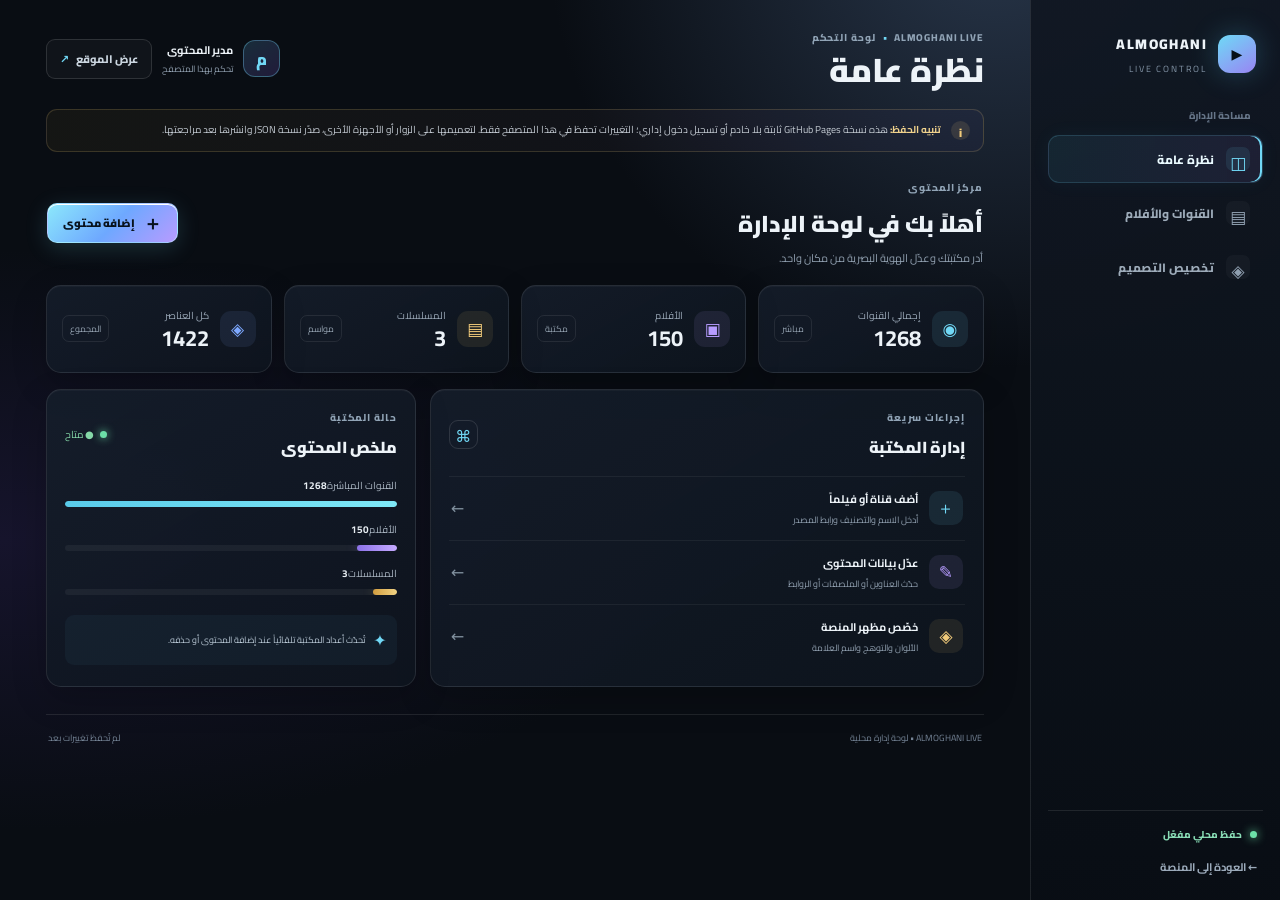
<file: admin.html>
<!doctype html>
<html lang="ar" dir="rtl">
<head>
  <meta charset="utf-8">
  <meta name="viewport" content="width=device-width, initial-scale=1">
  <meta name="theme-color" content="#080b12">
  <meta name="description" content="لوحة إدارة ALMOGHANI LIVE للقنوات والأفلام وتخصيص الواجهة">
  <title>لوحة الإدارة — ALMOGHANI LIVE</title>
  <link rel="stylesheet" href="admin.css">
  <script src="admin.js" defer></script>
</head>
<body>
  <div class="admin-shell">
    <aside class="sidebar">
      <a class="admin-brand" href="index.html" aria-label="العودة إلى الموقع">
        <span class="brand-icon" aria-hidden="true">▶</span>
        <span><b>ALMOGHANI</b><small>LIVE CONTROL</small></span>
      </a>
      <div class="sidebar-caption">مساحة الإدارة</div>
      <nav class="admin-nav" aria-label="أقسام لوحة الإدارة">
        <button class="nav-item active" data-screen="overview"><span>◫</span> نظرة عامة</button>
        <button class="nav-item" data-screen="content"><span>▤</span> القنوات والأفلام</button>
        <button class="nav-item" data-screen="design"><span>◈</span> تخصيص التصميم</button>
      </nav>
      <div class="sidebar-bottom">
        <div class="status-pill"><i></i> حفظ محلي مفعّل</div>
        <a class="back-link" href="index.html">← العودة إلى المنصة</a>
      </div>
    </aside>

    <main class="admin-main">
      <header class="admin-header">
        <div>
          <p class="eyebrow">ALMOGHANI LIVE <span>•</span> لوحة التحكم</p>
          <h1 id="screenTitle">نظرة عامة</h1>
        </div>
        <div class="header-actions">
          <span class="admin-avatar" aria-label="مدير المحتوى">م</span>
          <div class="admin-identity"><b>مدير المحتوى</b><small>تحكم بهذا المتصفح</small></div>
          <a class="view-site" href="index.html">عرض الموقع <span>↗</span></a>
        </div>
      </header>

      <div class="local-notice" role="note">
        <span class="notice-mark">i</span>
        <p><b>تنبيه الحفظ:</b> هذه نسخة GitHub Pages ثابتة بلا خادم أو تسجيل دخول إداري؛ التغييرات تحفظ في هذا المتصفح فقط. لتعميمها على الزوار أو الأجهزة الأخرى، صدّر نسخة JSON وانشرها بعد مراجعتها.</p>
      </div>

      <section class="screen active" id="screen-overview">
        <div class="welcome-row">
          <div><p class="section-label">مركز المحتوى</p><h2>أهلاً بك في لوحة الإدارة</h2><p>أدر مكتبتك وعدّل الهوية البصرية من مكان واحد.</p></div>
          <button class="primary-button" id="quickAdd"><span>＋</span> إضافة محتوى</button>
        </div>
        <div class="stats-grid">
          <article class="stat-card"><span class="stat-icon cyan">◉</span><div><small>إجمالي القنوات</small><strong id="statChannels">—</strong></div><span class="stat-trend">مباشر</span></article>
          <article class="stat-card"><span class="stat-icon purple">▣</span><div><small>الأفلام</small><strong id="statMovies">—</strong></div><span class="stat-trend">مكتبة</span></article>
          <article class="stat-card"><span class="stat-icon gold">▤</span><div><small>المسلسلات</small><strong id="statSeries">—</strong></div><span class="stat-trend">مواسم</span></article>
          <article class="stat-card"><span class="stat-icon blue">◈</span><div><small>كل العناصر</small><strong id="statTotal">—</strong></div><span class="stat-trend">المجموع</span></article>
        </div>
        <div class="overview-grid">
          <article class="panel-card overview-card">
            <div class="panel-heading"><div><p class="section-label">إجراءات سريعة</p><h3>إدارة المكتبة</h3></div><span class="heading-icon">⌘</span></div>
            <button class="action-row" data-go="content"><span class="action-icon cyan">＋</span><span><b>أضف قناة أو فيلماً</b><small>أدخل الاسم والتصنيف ورابط المصدر</small></span><i>←</i></button>
            <button class="action-row" data-go="content"><span class="action-icon purple">✎</span><span><b>عدّل بيانات المحتوى</b><small>حدّث العناوين أو الملصقات أو الروابط</small></span><i>←</i></button>
            <button class="action-row" data-go="design"><span class="action-icon gold">◈</span><span><b>خصّص مظهر المنصة</b><small>الألوان والتوهج واسم العلامة</small></span><i>←</i></button>
          </article>
          <article class="panel-card quick-preview">
            <div class="panel-heading"><div><p class="section-label">حالة المكتبة</p><h3>ملخص المحتوى</h3></div><span class="live-dot">● متاح</span></div>
            <div class="content-breakdown"><div><span>القنوات المباشرة</span><b id="breakdownChannels">—</b></div><div class="bar"><i id="barChannels"></i></div><div><span>الأفلام</span><b id="breakdownMovies">—</b></div><div class="bar violet"><i id="barMovies"></i></div><div><span>المسلسلات</span><b id="breakdownSeries">—</b></div><div class="bar gold"><i id="barSeries"></i></div></div>
            <div class="tip-box"><span>✦</span><p>تُحدّث أعداد المكتبة تلقائياً عند إضافة المحتوى أو حذفه.</p></div>
          </article>
        </div>
      </section>

      <section class="screen" id="screen-content" hidden>
        <div class="content-toolbar">
          <div><p class="section-label">مكتبة المنصة</p><h2>القنوات والأفلام</h2><p class="screen-subtitle">إضافة وتعديل وحذف العناصر التي تظهر في الصفحة الرئيسية.</p></div>
          <button class="primary-button" id="addContent"><span>＋</span> إضافة عنصر</button>
        </div>
        <div class="table-tools">
          <label class="admin-search"><span>⌕</span><input id="contentSearch" type="search" placeholder="ابحث بالاسم أو التصنيف" aria-label="البحث في المحتوى"></label>
          <select id="typeFilter" aria-label="تصفية حسب النوع"><option value="all">كل الأنواع</option><option value="live">قنوات مباشرة</option><option value="movie">أفلام</option><option value="series">مسلسلات</option><option value="sports">رياضة</option></select>
          <button class="subtle-button" id="exportData">تصدير JSON</button>
          <label class="subtle-button import-button">استيراد JSON<input id="importFile" type="file" accept="application/json,.json" hidden></label>
          <a class="subtle-button" href="assets/almoghani-clean-playlist.m3u8" download>تنزيل قائمة M3U المنقّاة</a>
          <a class="subtle-button" href="assets/epg-sources.json" download>قائمة مصادر EPG</a>
          <button class="subtle-button" id="restoreContent">استعادة الافتراضي</button>
        </div>
        <div class="table-card">
          <div class="table-scroll"><table><thead><tr><th>العنوان</th><th>النوع</th><th>التصنيف</th><th>المصدر</th><th>الإجراءات</th></tr></thead><tbody id="contentRows"></tbody></table></div>
          <div class="table-footer"><span id="tableCount">—</span><div class="table-pagination" id="tablePagination"></div></div>
        </div>
        <div class="empty-panel" id="emptyContent" hidden><span>⌕</span><h3>لا توجد نتائج</h3><p>جرّب تغيير البحث أو أضف عنصراً جديداً.</p></div>
      </section>

      <section class="screen" id="screen-design" hidden>
        <div class="content-toolbar"><div><p class="section-label">هوية المنصة</p><h2>تخصيص التصميم</h2><p class="screen-subtitle">غيّر ألوان الواجهة والوهج والزوايا وشاهد معاينة فورية.</p></div></div>
        <div class="design-layout">
          <form class="panel-card design-form" id="designForm">
            <label class="field full"><span>اسم العلامة</span><input id="brandName" maxlength="32" value="ALMOGHANI"></label>
            <label class="field full"><span>صورة العرض الرئيسي — رابط HTTPS أو مسار assets</span><input id="heroImageUrl" type="url" placeholder="https://… أو assets/banner.jpg"></label>
            <div class="field-pair"><label class="field"><span>لون التفاعل</span><input id="accentColor" type="color" value="#71d8f5"></label><label class="field"><span>لون التوهج الثانوي</span><input id="violetColor" type="color" value="#b79cff"></label></div>
            <div class="field-pair"><label class="field"><span>لون الخلفية</span><input id="backgroundColor" type="color" value="#090d13"></label><label class="field"><span>لون البطاقة</span><input id="panelColor" type="color" value="#18212a"></label></div>
            <label class="field range-field"><span>قوة التوهج <output id="glowValue">40%</output></span><input id="glowStrength" type="range" min="0" max="100" value="40"></label>
            <label class="field range-field"><span>استدارة البطاقات <output id="radiusValue">14px</output></span><input id="tileRadius" type="range" min="4" max="28" value="14"></label>
            <div class="form-actions"><button type="submit" class="primary-button">حفظ التصميم</button><button type="button" class="subtle-button" id="resetDesign">إعادة ضبط</button></div>
          </form>
          <aside class="panel-card preview-panel"><div class="panel-heading"><div><p class="section-label">معاينة مباشرة</p><h3>بطاقة محتوى</h3></div><span class="live-dot">● معاينة</span></div><div class="design-preview" id="designPreview"><div class="preview-top"><span class="preview-logo">▶ <b id="previewBrand">ALMOGHANI</b></span><span class="preview-live">● LIVE</span></div><div class="preview-image" id="previewImage"><span>مشهد العرض الرئيسي</span></div><div class="preview-bottom"><b>قصة جديدة</b><small>قناة • محتوى مميز</small><button type="button">شاهد الآن</button></div></div><p class="preview-note">تظهر هذه التغييرات على الموقع في هذا المتصفح بعد الحفظ.</p></aside>
        </div>
      </section>

      <footer class="admin-footer"><span>ALMOGHANI LIVE • لوحة إدارة محلية</span><span id="saveStatus">لم تُحفظ تغييرات بعد</span></footer>
    </main>
  </div>

  <dialog class="content-dialog" id="contentDialog">
    <form id="contentForm" method="dialog">
      <div class="dialog-heading"><div><p class="section-label">بيانات المكتبة</p><h2 id="dialogTitle">إضافة محتوى</h2></div><button type="button" class="close-dialog" id="closeContentDialog" aria-label="إغلاق">×</button></div>
      <input id="contentId" type="hidden">
      <div class="field-pair"><label class="field"><span>اسم العنوان</span><input id="contentTitle" maxlength="80" required placeholder="مثال: قناة الأخبار"></label><label class="field"><span>النوع</span><select id="contentType"><option value="live">قناة مباشرة</option><option value="movie">فيلم</option><option value="series">مسلسل</option><option value="sports">رياضة</option></select></label></div>
      <div class="field-pair"><label class="field"><span>التصنيف أو المجموعة</span><input id="contentGenre" maxlength="50" required placeholder="عربي، أخبار، أكشن…"></label><label class="field"><span>صورة الملصق (اختياري)</span><input id="contentImage" placeholder="assets/poster.jpg أو رابط HTTPS"></label></div>
      <label class="field full"><span>الوصف</span><textarea id="contentDescription" rows="3" maxlength="240" placeholder="وصف قصير يظهر في بطاقة العنوان"></textarea></label>
      <div class="field-pair"><label class="field"><span>نوع التشغيل</span><select id="playbackType"><option value="none">معاينة فقط</option><option value="hls">رابط HLS مباشر</option><option value="mp4">ملف MP4</option><option value="youtube">YouTube</option></select></label><label class="field"><span>رابط المصدر</span><input id="streamUrl" type="url" placeholder="https://…"></label></div>
      <p class="dialog-safety">تُرفض روابط HTTP وبيانات الوصول مثل token أو password. أضف فقط مصادر تملك حق استخدامها.</p>
      <div class="dialog-actions"><button class="primary-button" id="saveContent" type="submit">حفظ العنصر</button><button class="subtle-button" type="button" id="cancelContent">إلغاء</button></div>
    </form>
  </dialog>
  <div class="toast" id="adminToast" role="status" aria-live="polite"></div>
</body>
</html>
</file>
<file: admin.css>
@import url('https://fonts.googleapis.com/css2?family=Cairo:wght@400;500;600;700;800;900&display=swap');
:root{color-scheme:dark;--bg:#080b12;--panel:#111823;--panel-2:#151e2a;--line:#ffffff18;--text:#edf3f8;--muted:#91a0b0;--cyan:#71d8f5;--violet:#b79cff;--gold:#f2cb7a;--red:#ff8498;font-family:'Cairo',system-ui,sans-serif}*{box-sizing:border-box}body{margin:0;min-height:100vh;color:var(--text);background:radial-gradient(ellipse at 78% -8%,#28364a 0,transparent 32%),radial-gradient(ellipse at 0 60%,#16142c 0,transparent 38%),var(--bg);font-family:'Cairo',system-ui,sans-serif}button,input,select,textarea{font:inherit}button{color:inherit}button:focus-visible,a:focus-visible,input:focus-visible,select:focus-visible,textarea:focus-visible{outline:2px solid var(--cyan);outline-offset:2px}a{color:inherit;text-decoration:none}.admin-shell{display:grid;grid-template-columns:250px minmax(0,1fr);min-height:100vh}.sidebar{position:sticky;top:0;height:100vh;padding:25px 17px 19px;border-left:1px solid var(--line);background:linear-gradient(180deg,#101722f2,#090d14f5);display:flex;flex-direction:column;z-index:4}.admin-brand{display:flex;align-items:center;gap:11px;padding:6px 7px 29px}.brand-icon{width:38px;height:38px;display:grid;place-items:center;border-radius:12px;background:linear-gradient(145deg,#6edaf6,#9984f3);color:#071018;font-size:14px;box-shadow:0 0 28px #4dc6f544}.admin-brand b{font-size:14px;letter-spacing:.1em;font-weight:900;display:block}.admin-brand small{display:block;color:#8293a5;letter-spacing:.2em;font-size:9px;margin-top:3px}.sidebar-caption{padding:0 12px 10px;color:#667588;font-size:10px;font-weight:800}.admin-nav{display:grid;gap:6px}.nav-item{display:flex;align-items:center;gap:12px;padding:11px 12px;border:1px solid transparent;border-radius:11px;background:transparent;color:#9dabb9;text-align:right;font-weight:800;font-size:12px;cursor:pointer;transition:.18s}.nav-item>span{width:24px;height:24px;display:grid;place-items:center;border-radius:7px;background:#ffffff08;color:#90a0b1;font-size:17px}.nav-item:hover{background:#ffffff08;color:#f0f5f9}.nav-item.active{color:#eafaff;border-color:#73d8f529;background:linear-gradient(90deg,#58c8ea16,#a785f419);box-shadow:inset -2px 0 var(--cyan),0 0 20px #50c8e90d}.nav-item.active>span{color:var(--cyan);background:#63d6f51a}.sidebar-bottom{margin-top:auto;display:grid;gap:13px;padding:14px 6px 4px;border-top:1px solid var(--line)}.status-pill{display:flex;align-items:center;gap:8px;color:#88dcb5;font-size:10px;font-weight:800}.status-pill i,.live-dot{width:7px;height:7px;border-radius:50%;background:#6ce0a8;box-shadow:0 0 10px #6ce0a8}.back-link{color:#9baaba;font-size:11px;font-weight:700}.admin-main{width:min(100%,1500px);margin:0 auto;padding:28px clamp(18px,3.6vw,52px) 22px}.admin-header{display:flex;align-items:center;justify-content:space-between;gap:15px;margin-bottom:19px}.eyebrow,.section-label{margin:0 0 5px;color:#91a4b6;font-size:10px;font-weight:800;letter-spacing:.09em}.eyebrow span{color:var(--cyan);padding:0 4px}.admin-header h1{font-size:clamp(24px,3vw,33px);line-height:1.15;margin:0;font-weight:900}.header-actions{display:flex;align-items:center;gap:10px}.admin-avatar{width:37px;height:37px;display:grid;place-items:center;border:1px solid #71d8f55a;border-radius:12px;background:linear-gradient(145deg,#182d3a,#211b3a);color:var(--cyan);font-weight:900}.admin-identity{display:grid;gap:0;font-size:11px}.admin-identity small{color:var(--muted);font-size:9px}.view-site,.subtle-button{display:inline-flex;justify-content:center;align-items:center;gap:7px;padding:9px 13px;border:1px solid #ffffff20;border-radius:9px;background:#ffffff08;color:#cbd6e0;font-size:11px;font-weight:800;cursor:pointer;transition:.18s}.view-site:hover,.subtle-button:hover{border-color:#71d8f568;background:#71d8f510;color:white}.view-site span{color:var(--cyan)}.local-notice{display:flex;align-items:flex-start;gap:10px;padding:11px 13px;margin-bottom:26px;border:1px solid #eac8732e;border-radius:11px;background:linear-gradient(90deg,#c99d3210,#7c57dc0c);color:#c2c9d1}.notice-mark{flex:none;width:19px;height:19px;display:grid;place-items:center;border-radius:50%;background:#f2cb7a20;color:var(--gold);font-size:12px;font-weight:900}.local-notice p{margin:0;font-size:10px;line-height:1.8}.local-notice b{color:#f0d28c}.screen[hidden]{display:none}.screen h2{font-size:23px;margin:0;font-weight:900}.welcome-row,.content-toolbar{display:flex;justify-content:space-between;align-items:center;gap:15px;margin:0 1px 17px}.welcome-row>div>p:last-child,.screen-subtitle{margin:3px 0 0;color:var(--muted);font-size:11px}.primary-button{display:inline-flex;align-items:center;justify-content:center;gap:8px;min-height:40px;padding:9px 15px;border:1px solid #baf0ff7d;border-radius:10px;background:linear-gradient(135deg,#8ce8fb,#6ea8ff 52%,#b89bff);color:#08111b;font-weight:900;font-size:11px;box-shadow:0 5px 22px #6eddf32b,inset 0 1px 0 #fff;cursor:pointer;transition:.18s}.primary-button:hover{transform:translateY(-2px);filter:brightness(1.08);box-shadow:0 8px 24px #7adef54a}.primary-button>span{font-size:19px;line-height:12px}.stats-grid{display:grid;grid-template-columns:repeat(4,minmax(0,1fr));gap:12px;margin-bottom:16px}.stat-card,.panel-card,.table-card{border:1px solid var(--line);border-radius:15px;background:linear-gradient(150deg,#151e2bdf,#0e141eea);box-shadow:0 12px 35px #0003,inset 0 1px #ffffff08}.stat-card{display:flex;align-items:center;gap:11px;min-height:88px;padding:15px}.stat-icon{width:36px;height:36px;display:grid;place-items:center;border-radius:11px;background:#71d8f516;font-size:17px}.stat-icon.cyan,.action-icon.cyan{color:var(--cyan);background:#71d8f519}.stat-icon.purple,.action-icon.purple{color:var(--violet);background:#b79cff18}.stat-icon.gold,.action-icon.gold{color:var(--gold);background:#f2cb7a16}.stat-icon.blue{color:#7da8ff;background:#7da8ff18}.stat-card>div{display:grid;gap:1px;min-width:0}.stat-card small{color:#9ba9b8;font-size:10px}.stat-card strong{font-size:22px;line-height:1.15;font-variant-numeric:tabular-nums}.stat-trend{margin-inline-start:auto;padding:4px 7px;border:1px solid #ffffff15;border-radius:7px;color:#94a2b0;font-size:9px}.overview-grid{display:grid;grid-template-columns:1.2fr .8fr;gap:14px}.panel-card{padding:18px}.panel-heading{display:flex;align-items:center;justify-content:space-between;margin-bottom:14px}.panel-heading h3{margin:0;font-size:16px;font-weight:900}.heading-icon{width:29px;height:29px;display:grid;place-items:center;border:1px solid #ffffff20;border-radius:9px;color:var(--cyan)}.action-row{width:100%;display:flex;align-items:center;gap:11px;padding:12px 2px;border:0;border-top:1px solid #ffffff0e;background:transparent;text-align:right;cursor:pointer}.action-row:hover{background:#ffffff05}.action-icon{width:34px;height:34px;display:grid;place-items:center;border-radius:10px;font-size:17px}.action-row>span:nth-child(2){display:grid;gap:2px}.action-row b{font-size:11px}.action-row small{color:var(--muted);font-size:9px}.action-row>i{margin-inline-start:auto;color:#81909e;font-style:normal}.live-dot{display:inline-flex;align-items:center;gap:6px;width:auto;height:auto;background:transparent;box-shadow:none;color:#85d8a8;font-size:10px}.live-dot:before{content:"";width:7px;height:7px;border-radius:50%;background:#6ce0a8;box-shadow:0 0 9px #6ce0a8}.content-breakdown{display:grid;grid-template-columns:1fr auto;align-items:center;gap:6px 12px;color:#aab6c2;font-size:10px}.content-breakdown b{color:#e7edf2;font-variant-numeric:tabular-nums}.bar{grid-column:1/-1;height:6px;margin-bottom:7px;border-radius:9px;background:#ffffff0d;overflow:hidden}.bar i{display:block;width:20%;height:100%;border-radius:inherit;background:linear-gradient(90deg,#59cbea,#7ee8f6);box-shadow:0 0 12px #5dd9f45b}.bar.violet i{background:linear-gradient(90deg,#8c72e8,#c5aaff);box-shadow:0 0 12px #b79cff5b}.bar.gold i{background:linear-gradient(90deg,#d39e40,#f1d384);box-shadow:0 0 12px #f2cb7a44}.tip-box{display:flex;align-items:center;gap:8px;margin-top:13px;padding:10px;border-radius:9px;background:#71d8f50c;color:#b8c7d4}.tip-box span{color:var(--cyan)}.tip-box p{margin:0;font-size:9px;line-height:1.7}.admin-footer{display:flex;justify-content:space-between;gap:10px;margin-top:27px;padding:14px 2px 0;border-top:1px solid var(--line);color:#758496;font-size:9px}.content-toolbar{margin-bottom:16px}.table-tools{display:flex;align-items:center;gap:8px;margin-bottom:12px}.admin-search{display:flex;align-items:center;gap:8px;width:min(360px,100%);padding:8px 11px;border:1px solid #ffffff1a;border-radius:9px;background:#0e151f;color:#cbd6e1}.admin-search span{font-size:20px;color:var(--cyan)}.admin-search input{width:100%;border:0;outline:0;background:transparent;color:var(--text);font-size:11px}.admin-search input::placeholder{color:#748395}.table-tools select,.field input,.field select,.field textarea{min-height:38px;padding:8px 10px;border:1px solid #ffffff20;border-radius:9px;background:#0c131d;color:var(--text);font-size:11px}.table-tools select{min-width:138px}.table-tools .subtle-button{white-space:nowrap}.import-button input{display:none}.table-card{overflow:hidden}.table-scroll{overflow:auto}table{width:100%;border-collapse:collapse;min-width:650px;text-align:right}th,td{padding:11px 13px;border-bottom:1px solid #ffffff0d}th{background:#ffffff04;color:#8495a6;font-size:9px;font-weight:800}td{font-size:10px;color:#d5dee7}tbody tr:hover{background:#ffffff04}tbody tr:last-child td{border-bottom:0}.table-title{display:flex;align-items:center;gap:9px;min-width:180px}.item-thumb{width:34px;height:34px;flex:none;display:grid;place-items:center;border:1px solid #ffffff21;border-radius:8px;background:linear-gradient(135deg,#173c4d,#241c43);color:var(--cyan);font-weight:900;overflow:hidden}.item-thumb img{width:100%;height:100%;object-fit:cover}.table-title span:last-child{display:grid;gap:2px}.table-title small{color:#8393a3;font-size:8px}.type-badge{display:inline-flex;padding:4px 7px;border:1px solid #ffffff1b;border-radius:7px;background:#ffffff07;color:#b5c3d0;font-size:9px;white-space:nowrap}.type-badge.live{color:#85e0ae;border-color:#67d99a30;background:#63dc9610}.row-actions{display:flex;gap:5px}.row-action{width:29px;height:29px;border:1px solid #ffffff17;border-radius:8px;background:#ffffff06;color:#c3ced8;cursor:pointer}.row-action:hover{border-color:#71d8f566;color:var(--cyan)}.row-action.delete:hover{border-color:#ff849866;color:var(--red)}.table-footer{display:flex;justify-content:space-between;align-items:center;gap:10px;padding:11px 13px;border-top:1px solid #ffffff10;color:#8796a6;font-size:9px}.table-pagination{display:flex;align-items:center;gap:5px}.table-page{min-width:27px;height:27px;border:1px solid #ffffff16;border-radius:7px;background:#ffffff05;color:#b5c0ca;font-size:9px;cursor:pointer}.table-page.active{border-color:#71d8f55a;color:var(--cyan);background:#71d8f512}.empty-panel{text-align:center;padding:35px;border:1px dashed #ffffff27;border-radius:13px;color:#9aabba}.empty-panel>span{font-size:26px;color:var(--cyan)}.empty-panel h3{margin:4px 0;font-size:16px}.empty-panel p{font-size:10px}.design-layout{display:grid;grid-template-columns:1fr .9fr;gap:15px;align-items:start}.design-form{display:grid;gap:13px}.field{display:grid;gap:6px;min-width:0}.field>span{display:flex;justify-content:space-between;align-items:center;color:#aab7c4;font-size:10px;font-weight:800}.field input,.field select,.field textarea{width:100%}.field input:focus,.field select:focus,.field textarea:focus{border-color:#71d8f578;box-shadow:0 0 0 3px #71d8f514;outline:0}.field input[type=color]{height:40px;padding:4px;cursor:pointer}.field input[type=range]{padding:0;accent-color:#70d8f4}.field-pair{display:grid;grid-template-columns:1fr 1fr;gap:12px}.range-field output{color:var(--cyan);font-variant-numeric:tabular-nums}.form-actions{display:flex;gap:8px;margin-top:4px}.form-actions .subtle-button{min-height:40px}.preview-panel{position:sticky;top:18px}.design-preview{overflow:hidden;border:1px solid #71d8f538;border-radius:14px;background:#101722;box-shadow:0 0 28px #61d5f412}.preview-top{display:flex;justify-content:space-between;align-items:center;padding:11px 12px;color:#eff7fb;font-size:9px}.preview-logo{display:flex;align-items:center;gap:6px;color:var(--cyan)}.preview-live{color:#89dfb1}.preview-image{height:145px;display:grid;place-items:center;background:radial-gradient(ellipse at 58% 43%,#48718c,#172436 45%,#0b1119 80%);color:#d7e6ef;font-size:12px;font-weight:900;text-shadow:0 2px 8px #000}.preview-bottom{display:grid;grid-template-columns:1fr auto;gap:3px 10px;padding:12px}.preview-bottom b{font-size:12px}.preview-bottom small{grid-column:1;color:#8fa0ae;font-size:9px}.preview-bottom button{grid-column:2;grid-row:1/3;align-self:center;border:1px solid #ffffff85;border-radius:8px;padding:7px 10px;background:linear-gradient(135deg,#8ce8fb,#b89bff);color:#0b1219;font-size:9px;font-weight:900}.preview-note{margin:9px 0 0;color:#8292a2;font-size:9px;line-height:1.6}.content-dialog{width:min(620px,calc(100% - 24px));padding:0;border:1px solid #ffffff26;border-radius:17px;background:#111925;color:var(--text);box-shadow:0 30px 100px #000d}.content-dialog::backdrop{background:#02050bd9;backdrop-filter:blur(6px)}.content-dialog form{display:grid;gap:13px;padding:20px}.dialog-heading{display:flex;align-items:center;justify-content:space-between;margin-bottom:3px}.dialog-heading h2{margin:0;font-size:20px}.close-dialog{width:32px;height:32px;border:1px solid #ffffff21;border-radius:9px;background:#ffffff08;color:#dae4ed;font-size:23px;cursor:pointer}.field textarea{resize:vertical;min-height:74px}.dialog-safety{margin:-4px 0 0;color:#c9af72;font-size:9px;line-height:1.6}.dialog-actions{display:flex;gap:8px;margin-top:3px}.dialog-actions .subtle-button{min-height:40px}.toast{position:fixed;left:24px;bottom:22px;z-index:20;max-width:calc(100% - 48px);padding:10px 14px;border:1px solid #71d8f552;border-radius:10px;background:#121d28;color:#edf6fb;font-size:11px;font-weight:800;box-shadow:0 10px 35px #0009;opacity:0;transform:translateY(10px);pointer-events:none;transition:.2s}.toast.show{opacity:1;transform:translateY(0)}
@media(max-width:1000px){.admin-shell{grid-template-columns:210px minmax(0,1fr)}.stats-grid{grid-template-columns:repeat(2,minmax(0,1fr))}.overview-grid{grid-template-columns:1fr}.preview-panel{position:static}}
@media(max-width:680px){.admin-shell{display:block}.sidebar{position:static;height:auto;padding:12px 13px 9px;border-left:0;border-bottom:1px solid var(--line)}.admin-brand{padding:0 3px 10px}.sidebar-caption,.sidebar-bottom{display:none}.admin-nav{grid-template-columns:repeat(3,minmax(0,1fr));gap:5px}.nav-item{justify-content:center;gap:5px;padding:8px 4px;font-size:9px}.nav-item>span{width:19px;height:19px;font-size:13px}.admin-main{padding:19px 13px}.admin-header{align-items:flex-start}.header-actions{gap:6px}.admin-identity{display:none}.admin-avatar{width:32px;height:32px}.view-site{padding:7px 9px;font-size:9px}.local-notice{margin-bottom:19px}.welcome-row,.content-toolbar{align-items:flex-start}.welcome-row h2,.screen h2{font-size:19px}.welcome-row>div>p:last-child,.screen-subtitle{font-size:9px}.primary-button{padding:8px 10px;min-height:36px;font-size:9px;white-space:nowrap}.stats-grid{gap:8px}.stat-card{min-height:72px;padding:10px;gap:7px}.stat-icon{width:30px;height:30px;font-size:14px}.stat-card small{font-size:8px}.stat-card strong{font-size:18px}.stat-trend{display:none}.table-tools{flex-wrap:wrap}.admin-search{width:100%}.table-tools select{flex:1}.table-tools .subtle-button{flex:1}.design-layout{grid-template-columns:1fr}.design-form{padding:14px}.field-pair{gap:8px}.preview-panel{padding:14px}.admin-footer{font-size:8px}.content-dialog form{padding:15px}.dialog-heading h2{font-size:18px}.table-footer{align-items:flex-start;flex-direction:column}}
</file>
